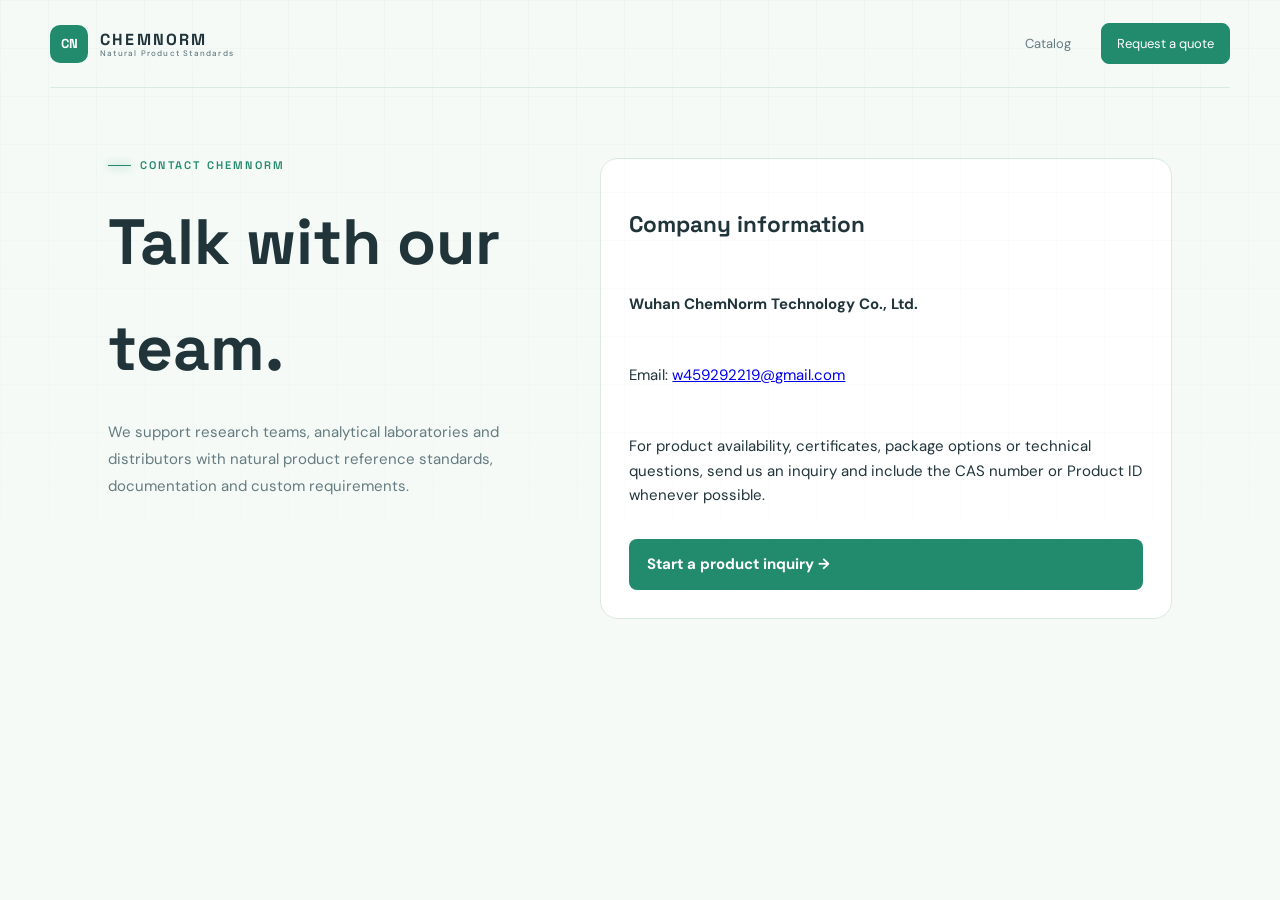
<file: contact.html>
<!doctype html><html lang="en"><head><meta charset="utf-8"><meta name="viewport" content="width=device-width,initial-scale=1"><title>Contact ChemNorm</title><link rel="stylesheet" href="site.css?v=contact1"><link rel="stylesheet" href="inquiry.css?v=1"></head><body><header class="topbar"><a class="logo" href="index.html"><i>CN</i><span>CHEMNORM<small>Natural Product Standards</small></span></a><nav><a href="index.html#catalog">Catalog</a><a class="nav-cta" href="inquiry.html">Request a quote</a></nav></header><main class="inquiry-wrap"><div class="inquiry-intro"><div class="kicker"><span></span>CONTACT CHEMNORM</div><h1>Talk with our team.</h1><p>We support research teams, analytical laboratories and distributors with natural product reference standards, documentation and custom requirements.</p></div><section class="inquiry-form"><h2>Company information</h2><p><b>Wuhan ChemNorm Technology Co., Ltd.</b></p><p>Email: <a href="mailto:w459292219@gmail.com">w459292219@gmail.com</a></p><p>For product availability, certificates, package options or technical questions, send us an inquiry and include the CAS number or Product ID whenever possible.</p><a class="quote-btn" href="inquiry.html">Start a product inquiry <span>→</span></a></section></main></body></html>
</file>
<file: site.css>
﻿@import url('https://fonts.googleapis.com/css2?family=DM+Sans:wght@400;500;600;700&family=Space+Grotesk:wght@500;600;700&display=swap');
:root{--bg:#061017;--panel:#0a1821;--panel2:#0d202a;--line:rgba(133,238,225,.14);--line2:rgba(255,255,255,.08);--text:#ecf8f6;--muted:#8ca7ab;--mint:#62f2d3;--cyan:#4bd6ff;--violet:#8d7cff;--shadow:0 24px 70px rgba(0,0,0,.35)}*{box-sizing:border-box}html{scroll-behavior:smooth}body{margin:0;background:var(--bg);color:var(--text);font:15px/1.65 'DM Sans',Arial,sans-serif;overflow-x:hidden}body:before{content:"";position:fixed;inset:0;pointer-events:none;background-image:linear-gradient(rgba(99,242,211,.026) 1px,transparent 1px),linear-gradient(90deg,rgba(99,242,211,.026) 1px,transparent 1px);background-size:48px 48px;mask-image:linear-gradient(to bottom,#000,transparent 80%)}.ambient{position:fixed;border-radius:50%;filter:blur(100px);opacity:.13;pointer-events:none}.a1{width:520px;height:520px;background:var(--mint);top:-240px;right:-140px}.a2{width:450px;height:450px;background:var(--violet);left:-250px;top:520px}.topbar,main,footer{width:min(1180px,calc(100% - 40px));margin:auto}.topbar{height:88px;display:flex;align-items:center;justify-content:space-between;position:relative;z-index:10;border-bottom:1px solid var(--line2)}.logo{display:flex;align-items:center;gap:12px;color:var(--text);text-decoration:none}.logo i{font:700 13px 'Space Grotesk';font-style:normal;color:#061017;background:linear-gradient(135deg,var(--mint),var(--cyan));width:38px;height:38px;border-radius:10px;display:grid;place-items:center;box-shadow:0 0 28px rgba(98,242,211,.2)}.logo span{font:700 16px 'Space Grotesk';letter-spacing:2.2px}.logo small{display:block;font:500 8px 'DM Sans';letter-spacing:1.2px;color:var(--muted);margin-top:-2px}.topbar nav{display:flex;align-items:center;gap:30px}.topbar nav a{color:var(--muted);text-decoration:none;font-size:13px;transition:.2s}.topbar nav a:hover{color:var(--mint)}.topbar .nav-cta{color:var(--text);padding:9px 15px;border:1px solid rgba(98,242,211,.35);border-radius:8px;background:rgba(98,242,211,.06)}.hero{min-height:630px;display:grid;grid-template-columns:1.35fr .65fr;align-items:center;gap:60px;position:relative}.hero-copy{padding:70px 0}.kicker{font:600 11px 'Space Grotesk';letter-spacing:2.2px;color:var(--mint);display:flex;align-items:center;gap:9px}.kicker span{width:23px;height:1px;background:var(--mint);box-shadow:0 0 10px var(--mint)}h1,h2,h3{font-family:'Space Grotesk',sans-serif}.hero h1{font-size:clamp(43px,5.5vw,72px);line-height:1.04;letter-spacing:-3px;margin:22px 0}.hero h1 em{font-style:normal;color:transparent;background:linear-gradient(90deg,var(--mint),var(--cyan),#a799ff);background-clip:text}.hero-copy>p{font-size:18px;max-width:690px;color:#a7bdc0}.search-box{height:66px;max-width:720px;background:rgba(12,33,43,.88);border:1px solid rgba(98,242,211,.28);border-radius:14px;display:flex;align-items:center;padding:0 18px;margin:32px 0 25px;box-shadow:0 0 0 5px rgba(98,242,211,.025),0 16px 50px rgba(0,0,0,.25)}.search-box:focus-within{border-color:var(--mint);box-shadow:0 0 30px rgba(98,242,211,.09)}.search-box svg{width:22px;fill:none;stroke:var(--mint);stroke-width:1.8}.search-box input{flex:1;background:none;border:0;outline:0;color:var(--text);font:15px 'DM Sans';padding:0 15px}.search-box kbd{font:11px 'DM Sans';color:var(--muted);border:1px solid var(--line2);padding:4px 7px;border-radius:5px}.trust{display:flex;gap:25px;color:var(--muted);font-size:12px}.trust span{padding-right:25px;border-right:1px solid var(--line2)}.trust span:last-child{border:0}.trust b{color:var(--text);font-size:15px;margin-right:5px}.molecule{width:330px;height:330px;position:relative;display:grid;place-items:center;filter:drop-shadow(0 0 40px rgba(75,214,255,.14))}.molecule:before{content:"";position:absolute;inset:55px;border-radius:50%;background:radial-gradient(circle,rgba(98,242,211,.12),transparent 65%)}.orbit{position:absolute;border:1px solid rgba(98,242,211,.22);border-radius:50%;inset:35px}.o1{transform:rotate(60deg) scaleY(.42)}.o2{transform:rotate(-60deg) scaleY(.42);border-color:rgba(141,124,255,.28)}.core{font:600 24px 'Space Grotesk';color:var(--mint);text-shadow:0 0 20px rgba(98,242,211,.5)}.core small{font-size:11px}.atom{width:13px;height:13px;border-radius:50%;background:var(--cyan);position:absolute;box-shadow:0 0 18px var(--cyan)}.n1{left:49px;top:150px}.n2{right:53px;top:100px;background:var(--violet)}.n3{right:70px;bottom:78px;background:var(--mint)}.n4{left:91px;bottom:58px}.proof{display:grid;grid-template-columns:repeat(3,1fr);border:1px solid var(--line);border-radius:18px;background:rgba(9,26,35,.72);box-shadow:var(--shadow);overflow:hidden}.proof article{padding:30px;border-right:1px solid var(--line)}.proof article:last-child{border:0}.proof-icon{font:600 11px 'Space Grotesk';color:var(--mint);margin-bottom:18px}.proof h3{margin:0 0 8px;font-size:17px}.proof p{color:var(--muted);margin:0;font-size:13px}.catalog-head{display:flex;justify-content:space-between;align-items:end;margin:100px 0 28px}.catalog-head h2,.quality h2,.related h2{font-size:36px;letter-spacing:-1.5px;margin:12px 0 6px}.catalog-head p{color:var(--muted);margin:0}.catalog-controls{display:flex;gap:24px;align-items:end}.catalog-controls label{font:600 9px 'Space Grotesk';letter-spacing:1.4px;color:var(--muted)}select{display:block;margin-top:7px;background:var(--panel2);border:1px solid var(--line);color:var(--text);padding:10px 36px 10px 12px;border-radius:8px}.result-count{color:var(--muted);font-size:12px;padding-bottom:8px}.result-count b{color:var(--mint)}.product-grid{display:grid;grid-template-columns:repeat(3,1fr);gap:14px}.product-card{background:linear-gradient(145deg,rgba(13,32,42,.88),rgba(7,22,30,.92));border:1px solid var(--line2);border-radius:14px;padding:21px;position:relative;overflow:hidden;transition:.25s}.product-card:before{content:"";position:absolute;inset:0;background:linear-gradient(120deg,transparent,rgba(98,242,211,.04),transparent);transform:translateX(-100%);transition:.5s}.product-card:hover{transform:translateY(-4px);border-color:rgba(98,242,211,.34);box-shadow:0 18px 45px rgba(0,0,0,.24)}.product-card:hover:before{transform:translateX(100%)}.card-top,.card-foot{display:flex;align-items:center;justify-content:space-between;gap:10px}.compound-no{font:600 10px 'Space Grotesk';letter-spacing:1px;color:var(--cyan)}.status-dot{font-size:10px;color:var(--muted)}.status-dot:before{content:"";display:inline-block;width:5px;height:5px;border-radius:50%;background:var(--mint);box-shadow:0 0 8px var(--mint);margin-right:6px}.product-card h3{font-size:17px;line-height:1.35;margin:20px 0 8px}.product-card h3 a{color:var(--text);text-decoration:none}.cas{font-size:11px;color:var(--muted);margin-bottom:18px}.cas b{color:#bdd1d2;font-weight:500}.spec-grid{display:grid;grid-template-columns:1fr 1fr;border-top:1px solid var(--line2);border-bottom:1px solid var(--line2);padding:10px 0;margin-bottom:17px}.spec-grid div{padding:6px 8px}.spec-grid span,.spec-grid b{display:block}.spec-grid span{font-size:9px;color:var(--muted);text-transform:uppercase;letter-spacing:.5px}.spec-grid b{font-size:11px;font-weight:500;margin-top:2px;overflow:hidden;text-overflow:ellipsis;white-space:nowrap}.class-pill{font-size:9px;padding:4px 8px;border-radius:20px;color:var(--mint);background:rgba(98,242,211,.08);border:1px solid rgba(98,242,211,.14)}.card-foot>a{font-size:11px;color:var(--muted);text-decoration:none}.card-foot>a span{color:var(--mint)}.pagination{display:flex;justify-content:center;gap:6px;margin:35px 0 90px}.pagination button{width:36px;height:36px;border-radius:8px;border:1px solid var(--line2);background:var(--panel);color:var(--muted)}.pagination button.active,.pagination button:hover{color:#061017;background:var(--mint);border-color:var(--mint)}.quality{margin:0 0 80px;padding:45px 50px;border:1px solid var(--line);border-radius:18px;background:radial-gradient(circle at 90% 20%,rgba(75,214,255,.12),transparent 30%),var(--panel);display:grid;grid-template-columns:1fr .8fr auto;align-items:center;gap:35px}.quality p{color:var(--muted)}.quality>a,.quote-btn{background:linear-gradient(90deg,var(--mint),var(--cyan));color:#061017;text-decoration:none;font-weight:700;padding:13px 18px;border-radius:8px;white-space:nowrap}footer{border-top:1px solid var(--line2);padding:35px 0 50px;display:flex;align-items:center;justify-content:space-between;color:var(--muted);font-size:11px}.loading,.empty{grid-column:1/-1;padding:80px;text-align:center;color:var(--muted)}.breadcrumb{font-size:11px;color:var(--muted);padding:30px 0}.breadcrumb a{color:var(--muted);text-decoration:none}.breadcrumb span{margin:0 9px}.product-hero{display:grid;grid-template-columns:.72fr 1.28fr;gap:65px;align-items:center;padding:35px 0 70px}.structure-card{height:390px;border:1px solid var(--line);border-radius:20px;background:radial-gradient(circle,rgba(98,242,211,.1),transparent 50%),var(--panel);display:grid;place-items:center;position:relative;overflow:hidden}.structure-grid{position:absolute;inset:0;background-image:linear-gradient(var(--line2) 1px,transparent 1px),linear-gradient(90deg,var(--line2) 1px,transparent 1px);background-size:35px 35px;mask-image:radial-gradient(circle,#000,transparent 72%)}.chem-mark{font:600 35px 'Space Grotesk';color:var(--mint);text-align:center;text-shadow:0 0 25px rgba(98,242,211,.3);z-index:1}.chem-mark small{display:block;font-size:8px;letter-spacing:2px;color:var(--muted);margin-top:10px}.product-summary h1{font-size:52px;line-height:1.05;letter-spacing:-2px;margin:20px 0 12px}.product-summary>p{color:var(--muted);font-size:17px}.quick-facts{margin:25px 0}.detail-row{display:grid;grid-template-columns:160px 1fr;gap:20px;padding:13px 0;border-bottom:1px solid var(--line2)}.detail-row span{color:var(--muted);font-size:11px;text-transform:uppercase;letter-spacing:.6px}.detail-row b{font-weight:500;overflow-wrap:anywhere}.detail-layout{display:grid;grid-template-columns:1fr 290px;gap:45px;padding:20px 0 80px}.detail-section{margin-bottom:45px}.detail-section h2{font-size:22px;margin-bottom:10px}.detail-layout aside{height:max-content;position:sticky;top:25px;background:var(--panel);border:1px solid var(--line);border-radius:14px;padding:24px}.detail-layout aside h3{margin-top:0}.detail-layout aside p,.detail-layout aside li{color:var(--muted);font-size:12px}.detail-layout aside ul{padding-left:18px}.related{padding-bottom:80px}.related .product-grid{margin-top:25px}@media(max-width:900px){.hero{grid-template-columns:1fr}.molecule{display:none}.product-grid{grid-template-columns:repeat(2,1fr)}.quality{grid-template-columns:1fr}.product-hero{grid-template-columns:1fr}.detail-layout{grid-template-columns:1fr}.detail-layout aside{position:static}.catalog-head{align-items:start;gap:25px}.catalog-controls{align-items:start;flex-direction:column}}@media(max-width:640px){.topbar,main,footer{width:min(100% - 28px,1180px)}.topbar nav a:not(.nav-cta){display:none}.hero{min-height:auto}.hero-copy{padding:65px 0}.hero h1{font-size:42px;letter-spacing:-2px}.trust{flex-wrap:wrap}.proof,.product-grid{grid-template-columns:1fr}.proof article{border-right:0;border-bottom:1px solid var(--line)}.catalog-head{display:block;margin-top:70px}.catalog-controls{margin-top:22px}.quality{padding:30px}.product-summary h1{font-size:38px}.structure-card{height:290px}.detail-row{grid-template-columns:1fr;gap:3px}.product-hero{gap:30px}footer{align-items:start;gap:25px;flex-direction:column}}
.search-box button{border:0;border-radius:10px;background:linear-gradient(135deg,#19d3c5,#38a7ff);color:#03151c;font-weight:800;padding:12px 20px;cursor:pointer;white-space:nowrap}.search-box button:hover{filter:brightness(1.08);transform:translateY(-1px)}
/* Biopharma commerce skin */
.commerce-actions{display:flex;align-items:center;justify-content:space-between;gap:10px;margin-top:15px}.commerce-actions button{border:1px solid #b9dfcd;background:#edf8f2;color:var(--mint);padding:8px 10px;border-radius:7px;font-size:11px;font-weight:700;cursor:pointer}.commerce-actions button:hover{background:var(--mint);color:#fff}
.industry-visuals{display:grid;grid-template-columns:repeat(3,1fr);gap:16px;margin:30px 0 85px}.visual-card{height:210px;border-radius:16px;overflow:hidden;position:relative;background-size:cover;background-position:center;box-shadow:var(--shadow)}.visual-card:before{content:"";position:absolute;inset:0;background:linear-gradient(0deg,rgba(19,53,43,.82),rgba(19,53,43,.05) 70%)}.visual-card>div{position:absolute;left:22px;right:22px;bottom:18px;color:#fff}.visual-card span{font-size:10px;letter-spacing:1.5px;font-weight:700}.visual-card h3{margin:7px 0 0;font-size:20px;line-height:1.15}.lab-photo{background-image:url('assets/factory.jpg')}.vial-photo{background-image:url('assets/researcher.jpg')}.reagent-photo{background-image:url('assets/reagents.jpg')}@media(max-width:640px){.industry-visuals{grid-template-columns:1fr}.visual-card{height:180px}}
:root{--bg:#f5faf7;--panel:#fff;--panel2:#eef7f2;--line:#d8ebe2;--line2:#e5eee9;--text:#20343a;--muted:#657b80;--mint:#238b6d;--cyan:#1769aa;--violet:#35a66f;--shadow:0 16px 40px rgba(31,83,65,.10)}
body{background:var(--bg);color:var(--text)}body:before{background-image:linear-gradient(rgba(35,139,109,.035) 1px,transparent 1px),linear-gradient(90deg,rgba(35,139,109,.035) 1px,transparent 1px)}.ambient{opacity:.08}.a1{background:#9bd5bd}.a2{background:#9fc9e7}.topbar{border-bottom-color:var(--line)}.logo{color:var(--text)}.logo i{color:#fff;background:var(--mint);box-shadow:none}.logo small,.topbar nav a,.catalog-head p,.proof p,.quality p,.cas,.status-dot,.result-count,.card-foot>a{color:var(--muted)}.topbar nav a:hover{color:var(--mint)}.topbar .nav-cta{color:#fff;background:var(--mint);border-color:var(--mint)}.hero h1{color:var(--text)}.hero h1 em{background:none;color:var(--mint)}.hero-copy>p{color:var(--muted)}.search-box{background:#fff;border-color:var(--line);box-shadow:0 8px 25px rgba(31,83,65,.08)}.search-box input{color:var(--text)}.search-box svg{stroke:var(--mint)}.search-box kbd{display:none}.trust b{color:var(--text)}.proof,.product-card,.quality,.structure-card,.detail-layout aside{background:#fff;border-color:var(--line);box-shadow:var(--shadow)}.proof article{border-color:var(--line)}.product-card:before{display:none}.product-card:hover{border-color:#8ccbb1;box-shadow:0 18px 40px rgba(31,83,65,.15)}.compound-no,.class-pill,.kicker,.proof-icon{color:var(--mint)}.class-pill{background:#edf8f2;border-color:#cde9da}.product-card h3 a,.product-summary h1,.product-summary>p{color:var(--text)}.spec-grid{border-color:var(--line2)}select{background:#fff;border-color:var(--line);color:var(--text)}.quality{background:#fff}.quality>a,.quote-btn{background:var(--mint);color:#fff}.molecule{filter:none}.molecule:before{background:radial-gradient(circle,rgba(35,139,109,.1),transparent 65%)}.orbit{border-color:rgba(35,139,109,.2)}.core{color:var(--mint);text-shadow:none}.structure-card{background:#f4faf7}.formula-card{background:#edf8f2!important;border-color:var(--line)!important}.chem-mark{color:var(--mint);text-shadow:none}footer{border-top-color:var(--line)}
.detail-inquiry{margin-left:10px;border:1px solid #b9dfcd;background:#edf8f2;color:var(--mint);padding:13px 15px;border-radius:8px;font-weight:700;cursor:pointer}.detail-inquiry:disabled{opacity:.7}


.language-switch{display:flex;align-items:center;gap:6px;color:var(--muted);font-size:11px}.language-switch select{display:inline-block;margin:0;padding:5px 8px;font-size:11px}
</file>
<file: inquiry.css>
.inquiry-wrap{max-width:1120px;margin:70px auto;padding:0 28px;display:grid;grid-template-columns:.85fr 1.15fr;gap:70px}.inquiry-intro h1{font-size:clamp(38px,5vw,68px);margin:18px 0}.inquiry-intro p{color:var(--muted);line-height:1.8;max-width:470px}.inquiry-note{margin-top:35px;border-left:2px solid var(--mint);padding:15px 18px;color:var(--muted);line-height:1.7}.inquiry-form{background:var(--panel);border:1px solid var(--line);border-radius:18px;padding:28px;display:grid;gap:16px}.inquiry-form label{display:grid;gap:7px;color:var(--muted);font-size:12px;letter-spacing:.04em}.inquiry-form input,.inquiry-form textarea{font:inherit;color:var(--text);background:#fff;border:1px solid var(--line);border-radius:8px;padding:12px}.form-row{display:grid;grid-template-columns:1fr 1fr;gap:14px}.inquiry-form button{border:0;border-radius:8px;background:var(--mint);color:#08201c;padding:14px;font-weight:700;cursor:pointer}.privacy{font-size:11px;color:var(--muted)}@media(max-width:800px){.inquiry-wrap{grid-template-columns:1fr;gap:35px}.form-row{grid-template-columns:1fr}}
.form-status{color:var(--mint);font-size:13px;min-height:18px}
.inquiry-summary{grid-template-columns:150px 1fr;align-items:center;text-align:left}.summary-structure{width:140px;height:110px;object-fit:contain;background:#fff}.inquiry-summary>div{display:grid;gap:6px}.inquiry-summary p{margin:8px 0 0;color:var(--text);font-size:13px}@media(max-width:600px){.inquiry-summary{grid-template-columns:1fr;text-align:center}.summary-structure{margin:auto}}
.minimal-inquiry{max-width:900px;margin:58px auto;padding:0 26px}.minimal-head{text-align:center;margin-bottom:30px}.minimal-head h1{font-size:clamp(34px,5vw,54px);margin:14px 0}.minimal-head p{color:var(--muted)}.minimal-panel{display:grid;grid-template-columns:310px 1fr;background:var(--panel);border:1px solid var(--line);border-radius:20px;overflow:hidden}.inquiry-product{padding:30px;background:#f4faf7;border-right:1px solid var(--line);display:flex;flex-direction:column;justify-content:center}.inquiry-product img{width:100%;height:190px;object-fit:contain;background:#fff;border-radius:12px}.inquiry-product h2{font-size:24px;margin:20px 0 8px}.inquiry-product p{margin:4px 0;color:var(--muted);font-size:13px}.minimal-form{padding:32px;display:grid;gap:18px}.minimal-form label{display:grid;gap:8px;font-size:13px;color:var(--text)}.minimal-form label>span{color:#c85c52}.minimal-form label small{float:right;color:var(--muted)}.minimal-form input,.minimal-form textarea{font:inherit;border:1px solid var(--line);border-radius:9px;padding:13px;background:#fff;color:var(--text)}.optional-row{display:grid;grid-template-columns:1fr 1fr;gap:14px}.minimal-form button{border:0;border-radius:9px;padding:15px;background:var(--mint);color:#08201c;font-weight:750;cursor:pointer}.minimal-form button:disabled{opacity:.65}.minimal-form .privacy{font-size:11px;color:var(--muted);margin:0}@media(max-width:760px){.minimal-panel{grid-template-columns:1fr}.inquiry-product{border-right:0;border-bottom:1px solid var(--line)}.inquiry-product img{height:160px}.optional-row{grid-template-columns:1fr}}
.success-wrap{max-width:1120px;margin:65px auto;padding:0 28px}.success-hero{max-width:780px;margin:auto;text-align:center;padding:55px 35px;background:var(--panel);border:1px solid var(--line);border-radius:22px}.success-check{width:58px;height:58px;margin:0 auto 22px;display:grid;place-items:center;border-radius:50%;background:var(--mint);color:#08201c;font-size:27px;font-weight:800}.success-hero h1{font-size:clamp(34px,5vw,58px);margin:18px 0}.success-hero>p{color:var(--muted);line-height:1.7}.inquiry-summary{margin:28px auto;padding:18px;max-width:520px;display:grid;gap:5px;background:#fff;border:1px solid var(--line);border-radius:12px}.inquiry-summary span,.inquiry-summary small{color:var(--muted)}.success-actions{display:flex;justify-content:center;align-items:center;gap:22px;margin-top:28px}.success-actions a{text-decoration:none}.success-related{margin-top:70px}.success-related h2{font-size:34px}.success-card{padding:24px}.success-card h3{margin:16px 0}.success-card .card-foot{margin-top:22px}@media(max-width:650px){.success-actions{flex-direction:column}}
</file>
